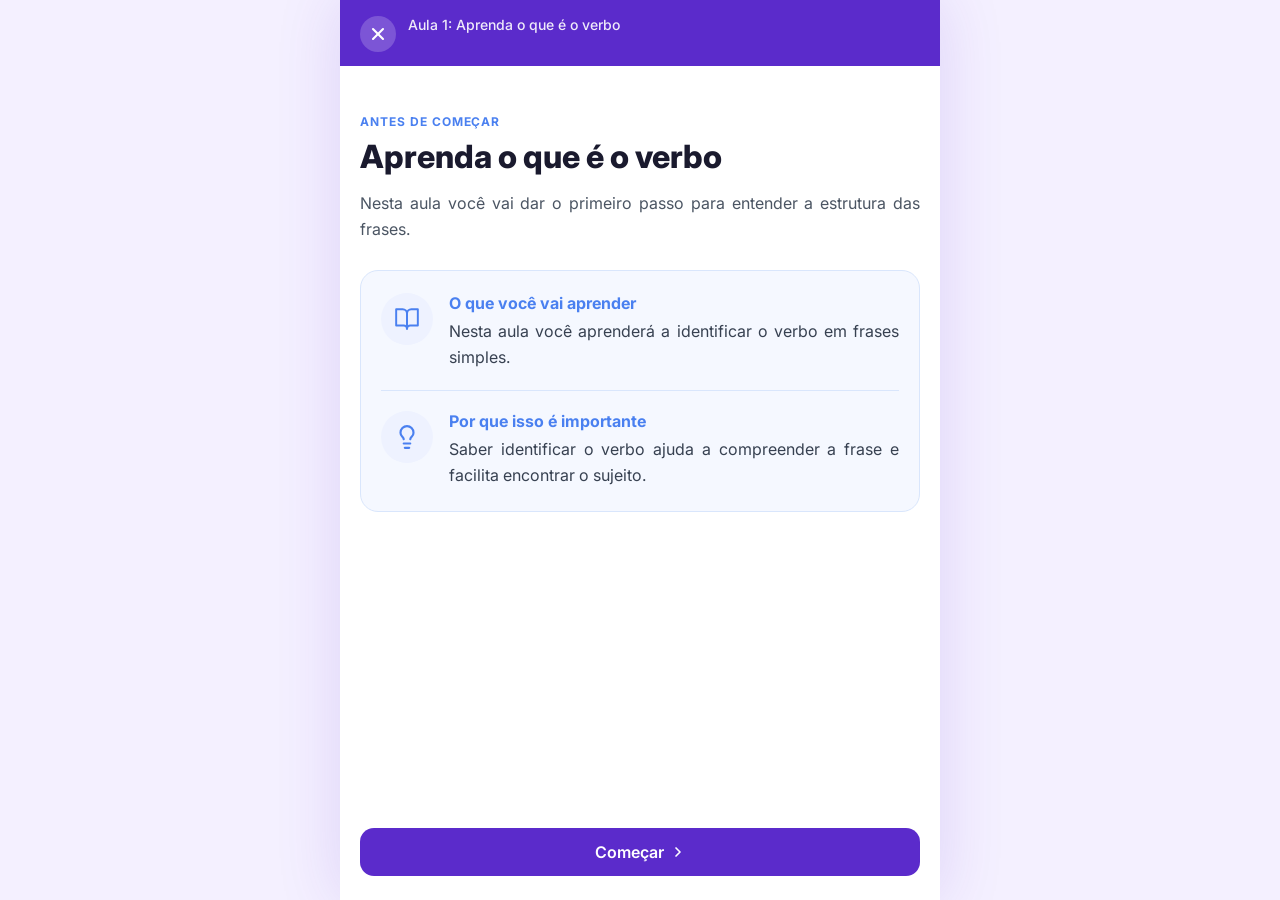
<file: estudo.html>
<!DOCTYPE html>
<html lang="pt-BR">
<head>
<meta charset="UTF-8">
<meta name="viewport" content="width=device-width, initial-scale=1.0, viewport-fit=cover">
<title>Gramix - Estudo</title>
<link href="https://fonts.googleapis.com/css2?family=Inter:wght@400;500;600;700&display=swap" rel="stylesheet">
<link rel="stylesheet" href="css/estudo.css">
<link rel="manifest" href="manifest.json">
<meta name="theme-color" content="#5B2BCB">
<link rel="icon" href="favicon.ico" sizes="any">
<link rel="icon" type="image/png" sizes="32x32" href="icons/favicon-32.png">
<link rel="icon" type="image/png" sizes="16x16" href="icons/favicon-16.png">
<link rel="apple-touch-icon" href="icons/apple-touch-icon.png">
</head>
<body>

<div class="app-wrapper">

  <!-- HEADER -->
  <header class="estudo-header">
    <button class="btn-fechar" id="btnFechar" title="Sair">
      <svg viewBox="0 0 24 24" fill="none" stroke="currentColor" stroke-width="2.5" stroke-linecap="round" stroke-linejoin="round" width="20" height="20">
        <line x1="18" y1="6" x2="6" y2="18"></line>
        <line x1="6" y1="6" x2="18" y2="18"></line>
      </svg>
    </button>
    <div class="header-info">
      <span class="questao-info" id="questaoInfo">Questão 1 de 5 • Aula 1: Aprenda o que é o verbo</span>
      <div class="progress-segmentos" id="progressSegmentos"></div>
    </div>
  </header>

  <!-- QUESTÃO -->
  <div class="questao-wrap">
    <main class="questao-area" id="questaoArea">
      <h2 class="questao-titulo" id="questaoTitulo"></h2>
      <p class="questao-subtitulo" id="questaoSubtitulo"></p>
      <div class="opcoes" id="opcoes"></div>
    </main>
    <div class="scroll-fade" id="scrollFade"></div>
  </div>

  <!-- FEEDBACK -->
  <div class="feedback-bar" id="feedbackBar">
    <div class="feedback-icon" id="feedbackIcon"></div>
    <div class="feedback-texto" id="feedbackTexto"></div>
  </div>

  <!-- FOOTER -->
  <footer class="estudo-footer">
    <button class="btn-anterior" id="btnAnterior">
      <svg viewBox="0 0 24 24" fill="none" stroke="currentColor" stroke-width="2.5" stroke-linecap="round" stroke-linejoin="round" width="16" height="16"><polyline points="15 18 9 12 15 6"></polyline></svg>
      Anterior
    </button>
    <button class="btn-proxima" id="btnProxima">
      Próxima
      <svg viewBox="0 0 24 24" fill="none" stroke="currentColor" stroke-width="2.5" stroke-linecap="round" stroke-linejoin="round" width="16" height="16"><polyline points="9 18 15 12 9 6"></polyline></svg>
    </button>
  </footer>

</div>

<!-- MODAL LIÇÃO -->
<div class="licao-overlay" id="licaoOverlay">
  <div class="licao-card">
    <div class="licao-header">
      <h3 id="licaoHeader">📖 Lição</h3>
      <button class="licao-fechar" id="licaoFechar">✕</button>
    </div>
    <div class="licao-corpo" id="licaoCorpo"></div>
    <button class="licao-btn-fechar" id="licaoBtnFechar">Entendido</button>
  </div>
</div>

<!-- MODAL RESULTADO -->
<div class="resultado-overlay" id="resultadoOverlay">
  <div class="resultado-card">
    <div class="resultado-emoji" id="resultadoEmoji">🎉</div>
    <h2 class="resultado-titulo" id="resultadoTitulo">Aula concluída!</h2>
    <p class="resultado-desc" id="resultadoDesc"></p>
    <div class="resultado-estrelas" id="resultadoEstrelas"></div>
    <button class="resultado-btn-continuar" id="resultadoBtnContinuar">Voltar ao início</button>
  </div>
</div>

<script src="js/idb.js"></script>
<script src="js/data/modulos.js"></script>
<script src="js/estudo.js"></script>
<script>
  if ('serviceWorker' in navigator) {
    window.addEventListener('load', () => navigator.serviceWorker.register('sw.js'));
  }
</script>
</body>
</html>
</file>
<file: css/estudo.css>
* {
  margin: 0;
  padding: 0;
  box-sizing: border-box;
  font-family: 'Inter', sans-serif;
}

body {
  background: #f4f0ff;
  min-height: 100vh;
}

.app-wrapper {
  max-width: 600px;
  margin: 0 auto;
  background: #ffffff;
  height: 100vh;   /* fallback para navegadores antigos */
  height: 100dvh;  /* viewport dinâmico */
  height: 100svh;  /* viewport "pequeno" garantido — evita que a barra de
                       gestos do sistema (comum no PWA instalado) corte o
                       rodapé com os botões Anterior/Próxima */
  display: flex;
  flex-direction: column;
  box-shadow: 0 0 60px rgba(91, 43, 203, 0.15);
  overflow: hidden;
}

/* HEADER */
.estudo-header {
  background: #5B2BCB;
  padding: 16px 20px 14px;
  display: flex;
  align-items: flex-start;
  gap: 12px;
}

.btn-fechar {
  background: rgba(255,255,255,0.2);
  border: none;
  border-radius: 50%;
  width: 36px;
  height: 36px;
  display: flex;
  align-items: center;
  justify-content: center;
  cursor: pointer;
  color: white;
  flex-shrink: 0;
  transition: background 0.2s;
}
.btn-fechar:hover { background: rgba(255,255,255,0.3); }

.header-info {
  flex: 1;
  display: flex;
  flex-direction: column;
  gap: 8px;
}

.questao-info {
  color: rgba(255,255,255,0.9);
  font-size: 14px;
  font-weight: 500;
}

.progress-segmentos {
  display: flex;
  gap: 4px;
}

.seg {
  flex: 1;
  height: 5px;
  border-radius: 3px;
  background: rgba(255,255,255,0.3);
  transition: background 0.4s ease;
}

.seg.respondida { background: #fff; }
.seg.atual      { background: rgba(255,255,255,0.7); }

/* TAGS */
.tags-row {
  display: flex;
  gap: 8px;
  padding: 14px 20px 0;
}

.tag {
  display: inline-flex;
  align-items: center;
  gap: 5px;
  padding: 6px 12px;
  border-radius: 20px;
  font-size: 13px;
  font-weight: 600;
  cursor: pointer;
}

.tag-dificuldade {
  background: #f0eaff;
  color: #5B2BCB;
}

.tag-consultar {
  background: #f0eaff;
  color: #5B2BCB;
  transition: background 0.2s;
}
.tag-consultar:hover { background: #e4d9ff; }

/* QUESTÃO */
.questao-wrap {
  position: relative;
  flex: 1;
  min-height: 0;
}

.questao-area {
  height: 100%;
  overflow-y: auto;
  padding: 24px 20px 12px;
}

.scroll-fade {
  position: absolute;
  bottom: 0;
  left: 0;
  right: 0;
  height: 64px;
  background: linear-gradient(to bottom, transparent, #ffffff);
  pointer-events: none;
  opacity: 1;
  transition: opacity 0.3s;
}

.scroll-fade.oculto {
  opacity: 0;
}

.questao-titulo {
  font-size: 21px;
  font-weight: 700;
  color: #1a1a2e;
  margin-bottom: 6px;
  line-height: 1.3;
}

.questao-subtitulo {
  font-size: 15px;
  color: #6b7280;
  margin-bottom: 24px;
}

/* TELA DE CHECAGEM — pergunta curta em negrito antes do título grande */
/* padding-right reserva espaço pro .btn-marcar-cartao (marca-página
   absoluto no canto superior direito) não sobrepor o texto quando ele
   quebra em duas linhas em telas estreitas. */
.checagem-pergunta {
  font-weight: 700;
  margin-bottom: 6px;
  padding-right: 48px;
}

.checagem-titulo {
  margin-bottom: 24px;
}

/* Perguntas de "o verbo em destaque indica" — instrução menor,
   frase analisada maior (é o que realmente importa ler com atenção). */
.checagem-instrucao {
  font-size: 16px;
  padding-right: 48px;
}

.checagem-frase {
  font-size: 19px;
  font-weight: 400;
  color: #1a1a2e;
}

.checagem-frase strong {
  font-weight: 700;
  color: #4A80F0;
}

/* TELA DE INTRODUÇÃO (Antes de começar) */
.intro-label {
  display: block;
  font-size: 12px;
  font-weight: 700;
  text-transform: uppercase;
  letter-spacing: 0.08em;
  color: #4A80F0;
  margin-bottom: 8px;
}

.intro-titulo {
  font-size: 32px;
  font-weight: 800;
  color: #1a1a2e;
  line-height: 1.25;
  margin-bottom: 14px;
}

.intro-desc {
  font-size: 16px;
  color: #4b5563;
  line-height: 1.6;
  margin-bottom: 28px;
  text-align: justify;
}

.intro-info {
  background: #f5f8ff;
  border: 1.5px solid #d9e6fc;
  border-radius: 18px;
  padding: 22px 20px;
}

.intro-info-item {
  display: flex;
  align-items: flex-start;
  gap: 16px;
}

.intro-info-item + .intro-info-item {
  margin-top: 20px;
  padding-top: 20px;
  border-top: 1px solid #d9e6fc;
}

.intro-info-icone-wrap {
  width: 52px;
  height: 52px;
  border-radius: 50%;
  background: #eef2ff;
  display: flex;
  align-items: center;
  justify-content: center;
  flex-shrink: 0;
}

.intro-info-texto h3 {
  font-size: 16px;
  font-weight: 700;
  color: #4A80F0;
  margin-bottom: 6px;
}

.intro-info-texto p {
  font-size: 16px;
  color: #374151;
  line-height: 1.6;
  text-align: justify;
}

/* TELA DE DEFINIÇÃO */
.definicao-card {
  display: flex;
  flex-direction: column;
  align-items: center;
  gap: 24px;
  padding: 32px 20px;
  text-align: center;
  position: relative;
}

/* ETIQUETA "MARCAR PARA REVISÃO" — marca-página no lado esquerdo das
   telas de conteúdo (definição, contexto, exemplo). */
.btn-marcar-cartao {
  position: absolute;
  top: -6px;
  right: 10px;
  width: 36px;
  height: 44px;
  padding: 0;
  background: #ffffff;
  border: 2px solid #dbe4fb;
  border-top: none;
  border-radius: 0 0 8px 8px;
  display: flex;
  align-items: center;
  justify-content: center;
  cursor: pointer;
  color: #b9c6f0;
  z-index: 2;
  transition: color 0.2s, transform 0.15s;
}

.btn-marcar-cartao:hover {
  color: #4A80F0;
  transform: translateY(1px);
}

.btn-marcar-cartao svg {
  width: 19px;
  height: 19px;
}

.btn-marcar-cartao.marcada {
  color: #4A80F0;
}

.btn-marcar-cartao.marcada svg {
  fill: #4A80F0;
}

.definicao-icone-wrap {
  width: 88px;
  height: 88px;
  background: #eef2ff;
  border-radius: 50%;
  display: flex;
  align-items: center;
  justify-content: center;
}

.definicao-texto {
  font-size: 16px;
  font-weight: 600;
  color: #1a1a2e;
  line-height: 1.6;
  max-width: 300px;
}

.destaque {
  color: #4A80F0;
}

/* TELA DE CONTEXTO */
.contexto-card {
  display: flex;
  flex-direction: column;
  gap: 20px;
  padding: 8px 4px;
  position: relative;
}

.contexto-icone-wrap {
  width: 80px;
  height: 80px;
  background: #eef2ff;
  border-radius: 50%;
  display: flex;
  align-items: center;
  justify-content: center;
  align-self: center;
}

.contexto-texto {
  font-size: 16px;
  font-weight: 500;
  color: #1a1a2e;
  line-height: 1.65;
  text-align: justify;
}

.contexto-texto strong { font-weight: 700; }

.contexto-nota {
  display: flex;
  align-items: flex-start;
  gap: 10px;
  background: #f1f5f9;
  border-radius: 12px;
  padding: 14px 16px;
}

.contexto-nota svg { flex-shrink: 0; margin-top: 1px; }

.contexto-nota span {
  font-size: 15px;
  color: #475569;
  line-height: 1.5;
  text-align: justify;
}

/* TELA DE EXEMPLO */
.exemplo-card {
  display: flex;
  flex-direction: column;
  gap: 20px;
  padding: 8px 4px;
  position: relative;
}

/* Filho de um flex column sem min-width:0 não deixa o overflow-x:auto (ver
   .frase-anotada-wrap) funcionar — o item cresce pra caber a frase inteira
   em vez de encolher e deixar rolar, empurrando a caixa pra fora da tela no
   celular. Aplica em .exemplo-card (telas de exemplo) e .opcoes (telas de
   checagem), pra cobrir qualquer frase, em qualquer tela, sem precisar
   lembrar disso de novo a cada caixa nova. */
.exemplo-card > *,
.opcoes > * {
  min-width: 0;
}

.exemplo-icone-wrap {
  width: 88px;
  height: 88px;
  background: #eef2ff;
  border-radius: 50%;
  display: flex;
  align-items: center;
  justify-content: center;
  align-self: center;
}

.exemplo-texto {
  font-size: 16px;
  color: #1a1a2e;
  line-height: 1.65;
  text-align: justify;
}

.exemplo-conclusao {
  font-size: 16px;
  font-weight: 700;
  color: #1a1a2e;
  line-height: 1.5;
  text-align: justify;
}

.exemplo-pontos {
  display: flex;
  flex-direction: column;
  gap: 14px;
}

.exemplo-ponto {
  display: flex;
  align-items: center;
  gap: 14px;
}

.exemplo-ponto-icone {
  width: 46px;
  height: 46px;
  border-radius: 50%;
  background: #eef2ff;
  display: flex;
  align-items: center;
  justify-content: center;
  flex-shrink: 0;
}

.exemplo-ponto-texto {
  font-size: 16px;
  color: #1a1a2e;
  line-height: 1.5;
  text-align: left;
}

/* TELA DE "PASSO" (numerado) — Como encontrar o sujeito, etc. */
.passo-linha {
  display: flex;
  align-items: center;
  gap: 14px;
}

.passo-numero {
  width: 40px;
  height: 40px;
  border-radius: 50%;
  background: #eef2ff;
  color: #4A80F0;
  font-weight: 700;
  font-size: 16px;
  display: flex;
  align-items: center;
  justify-content: center;
  flex-shrink: 0;
}

.passo-instrucao {
  font-size: 16px;
  color: #1a1a2e;
  line-height: 1.5;
  text-align: left;
}

.passo-caixa {
  background: #f5f7ff;
  border-radius: 16px;
  padding: 16px;
}

.passo-caixa-cabecalho {
  display: flex;
  align-items: center;
  gap: 12px;
}

.passo-caixa-icone {
  width: 40px;
  height: 40px;
  border-radius: 50%;
  background: #e6ebff;
  display: flex;
  align-items: center;
  justify-content: center;
  flex-shrink: 0;
}

.passo-caixa-inline {
  font-size: 15px;
  color: #1a1a2e;
  line-height: 1.5;
  text-align: left;
}

.passo-caixa-corpo {
  display: flex;
  flex-direction: column;
  gap: 2px;
}

.passo-caixa-titulo {
  font-size: 14px;
  font-weight: 700;
  color: #1a1a2e;
}

.passo-caixa-texto {
  font-size: 15px;
  color: #1a1a2e;
  line-height: 1.4;
}

/* Citação de exemplo em itálico (ex: "→ João comprou um livro.") — um
   pouco menor que o texto normal da caixa, que fica largo/pesado nesse uso. */
.passo-caixa-texto em {
  font-size: 13px;
}

.passo-caixa-divisor {
  height: 1px;
  background: #dde3f5;
  margin: 12px 0;
}

.passo-caixa-perguntas {
  display: flex;
  flex-direction: column;
  gap: 8px;
}

/* Checklist de perguntas sim/não dentro de um passo de exemplo (ex: "o
   verbo destacado é haver? é fazer? é fenômeno da natureza?"). */
.simnao-wrap {
  display: flex;
  flex-direction: column;
  gap: 14px;
}

.simnao-item {
  display: flex;
  align-items: center;
  justify-content: space-between;
  gap: 10px;
}

.simnao-texto {
  font-size: 14px;
  color: #1a1a2e;
  line-height: 1.4;
  flex: 1;
}

.simnao-botoes {
  display: flex;
  gap: 6px;
  flex-shrink: 0;
}

.simnao-btn {
  padding: 6px 14px;
  border: 2px solid #e9dffb;
  border-radius: 10px;
  background: #ffffff;
  font-size: 13px;
  font-weight: 700;
  color: #1a1a2e;
  cursor: pointer;
  transition: border-color 0.15s, background 0.15s, color 0.15s;
}

.simnao-btn:hover:not(:disabled):not(.correta) {
  border-color: #5B2BCB;
  background: #faf7ff;
  color: #5B2BCB;
}

.simnao-btn.correta {
  border-color: #16a34a;
  background: #f0fdf4;
  color: #16a34a;
}

.simnao-btn.errada {
  border-color: #dc2626;
  background: #fef2f2;
  color: #dc2626;
}

.simnao-btn:disabled:not(.correta) {
  opacity: 0.55;
  cursor: default;
}

.passo-caixa-seta {
  font-size: 15px;
  color: #1a1a2e;
  line-height: 1.4;
  text-align: left;
}

/* Linha de exemplo dentro das perguntas, sem a seta "→" — só indentada
   pra se alinhar com o texto das linhas com seta acima/abaixo dela. */
.passo-caixa-nota-indent {
  font-size: 15px;
  color: #1a1a2e;
  line-height: 1.4;
  text-align: left;
  padding-left: 20px;
}

.passo-nota {
  font-size: 16px;
  color: #1a1a2e;
  line-height: 1.5;
  text-align: left;
  margin: 6px 0 0 54px;
}

.passo-caixa-resposta {
  font-size: 15px;
  color: #1a1a2e;
  text-align: left;
}

.passo-caixa-resposta strong {
  color: #4A80F0;
}

/* TELA DE INFINITIVO */
.infinitivo-card {
  display: flex;
  flex-direction: column;
  align-items: center;
  gap: 18px;
  text-align: center;
}

.infinitivo-icone-wrap {
  width: 90px;
  height: 90px;
  border-radius: 50%;
  background: #eff6ff;
  display: flex;
  align-items: center;
  justify-content: center;
  flex-shrink: 0;
}

.infinitivo-icone-simbolo {
  font-size: 44px;
  font-weight: 700;
  color: #2563eb;
  line-height: 1;
  font-family: Arial, sans-serif;
}

.infinitivo-descricao {
  font-size: 19px;
  font-weight: 700;
  color: #1a1a2e;
  line-height: 1.5;
  text-align: justify;
}

.infinitivo-nota {
  font-size: 16px;
  color: #374151;
  line-height: 1.5;
  text-align: justify;
}

.infinitivo-conj-titulo {
  font-size: 17px;
  font-weight: 700;
  color: #1a1a2e;
  text-align: center;
  margin-top: 4px;
}

.infinitivo-conjs {
  display: flex;
  flex-direction: column;
  gap: 10px;
  width: 100%;
}

.infinitivo-conj-card {
  display: flex;
  flex-direction: column;
  align-items: center;
  gap: 4px;
  background: #ffffff;
  border: 1.5px solid #e2e8f0;
  border-radius: 14px;
  padding: 14px 16px;
}

.infinitivo-conj-sufixo {
  font-size: 27px;
  font-weight: 700;
  color: #2563eb;
}

.infinitivo-conj-label {
  font-size: 14px;
  color: #64748b;
}

.infinitivo-extra {
  font-size: 16px;
  font-weight: 600;
  color: #1a1a2e;
  line-height: 1.6;
  text-align: justify;
  background: #eff6ff;
  border-left: 3px solid #2563eb;
  border-radius: 10px;
  padding: 12px 14px;
}

/* TELA DE RESUMO */
.resumo-card {
  display: flex;
  flex-direction: column;
  gap: 10px;
}

.resumo-titulo {
  font-size: 18px;
  font-weight: 700;
  color: #1a1a2e;
  margin-bottom: 4px;
}

.resumo-item {
  display: flex;
  align-items: center;
  gap: 14px;
  background: #fafafa;
  border: 1px solid #f0eaff;
  border-radius: 14px;
  padding: 12px 14px;
}

.resumo-icone {
  width: 46px;
  height: 46px;
  border-radius: 50%;
  display: flex;
  align-items: center;
  justify-content: center;
  flex-shrink: 0;
}

.resumo-item-info {
  display: flex;
  flex-direction: column;
  gap: 2px;
}

.resumo-item-titulo {
  font-size: 16px;
  font-weight: 700;
}

.resumo-item-exemplos {
  font-size: 14px;
  color: #64748b;
}

/* TELA DE IDENTIFICAÇÃO */
.idf-card {
  display: flex;
  flex-direction: column;
  gap: 16px;
}

.idf-header {
  display: flex;
  align-items: flex-start;
  gap: 12px;
}

.idf-icone-wrap {
  width: 52px;
  height: 52px;
  border-radius: 14px;
  background: #eff6ff;
  display: flex;
  align-items: center;
  justify-content: center;
  flex-shrink: 0;
}

.idf-titulo {
  font-size: 19px;
  font-weight: 700;
  color: #1a1a2e;
  line-height: 1.4;
  padding-top: 4px;
}

.idf-intro {
  font-size: 16px;
  color: #374151;
  line-height: 1.5;
  text-align: justify;
}

.idf-exemplos {
  display: flex;
  flex-direction: column;
  gap: 10px;
}

.idf-exemplo-card {
  display: flex;
  flex-direction: column;
  align-items: center;
  gap: 3px;
  background: #ffffff;
  border: 1.5px solid #e2e8f0;
  border-radius: 14px;
  padding: 12px 16px;
}

.idf-palavra {
  font-size: 18px;
  font-weight: 700;
  color: #2563eb;
}

.idf-linha {
  font-size: 14px;
  color: #64748b;
}

.idf-rodape {
  font-size: 16px;
  color: #374151;
  line-height: 1.6;
  text-align: justify;
}

/* TELA DE SENTIDO */
.sentido-card {
  display: flex;
  flex-direction: column;
  gap: 14px;
}

.sentido-dica {
  display: flex;
  align-items: flex-start;
  gap: 10px;
  background: #fefce8;
  border: 1.5px solid #fde68a;
  border-radius: 14px;
  padding: 12px 14px;
  font-size: 16px;
  font-weight: 600;
  color: #1a1a2e;
  line-height: 1.5;
  text-align: justify;
}

.sentido-dica-icone {
  font-size: 20px;
  flex-shrink: 0;
  margin-top: 1px;
}

.sentido-texto {
  font-size: 16px;
  color: #374151;
  line-height: 1.6;
  text-align: justify;
}

.sentido-exemplos-titulo {
  font-size: 17px;
  font-weight: 700;
  color: #1a1a2e;
  margin-top: 4px;
}

.sentido-exemplos {
  display: flex;
  flex-direction: column;
  gap: 10px;
}

.sentido-item {
  display: flex;
  align-items: flex-start;
  gap: 12px;
}

.sentido-item-texto {
  display: flex;
  flex-direction: column;
  gap: 2px;
}

.sentido-item-frase {
  font-size: 15px;
  color: #1a1a2e;
  line-height: 1.4;
}

.sentido-item-cadeia {
  font-size: 14px;
  color: #64748b;
  line-height: 1.4;
}

/* OPÇÕES */
.opcoes {
  display: flex;
  flex-direction: column;
  gap: 10px;
  position: relative;
}

.opcao {
  display: flex;
  align-items: center;
  gap: 14px;
  padding: 16px;
  border: 2px solid #e9dffb;
  border-radius: 14px;
  cursor: pointer;
  transition: all 0.2s;
  background: white;
  text-align: left;
  width: 100%;
}

.opcao:hover:not(:disabled) {
  border-color: #5B2BCB;
  background: #faf7ff;
}

.opcao.selecionada {
  border-color: #5B2BCB;
  background: #f0eaff;
}

.opcao.correta {
  border-color: #16a34a;
  background: #f0fdf4;
}

.opcao.errada {
  border-color: #dc2626;
  background: #fef2f2;
}

.opcao:disabled { cursor: default; }

.letra {
  width: 36px;
  height: 36px;
  border-radius: 50%;
  border: 2px solid #d4c4f0;
  display: flex;
  align-items: center;
  justify-content: center;
  font-weight: 700;
  font-size: 15px;
  color: #5B2BCB;
  flex-shrink: 0;
  transition: all 0.2s;
}

.opcao.selecionada .letra {
  background: #5B2BCB;
  border-color: #5B2BCB;
  color: white;
}

.opcao.correta .letra {
  background: #16a34a;
  border-color: #16a34a;
  color: white;
}

.opcao.errada .letra {
  background: #dc2626;
  border-color: #dc2626;
  color: white;
}

.opcao-texto {
  font-size: 16px;
  color: #1a1a2e;
  font-weight: 500;
  line-height: 1.4;
}

/* CHECAGEM DO TIPO "CLIQUE NA PALAVRA" */
.sentence-display {
  display: flex;
  flex-wrap: wrap;
  align-items: center;
  gap: 8px;
  margin-top: 4px;
}

.word-chip {
  display: inline-flex;
  align-items: center;
  padding: 8px 12px;
  border: 2px solid #e9dffb;
  border-radius: 12px;
  background: #ffffff;
  font-size: 14px;
  font-weight: 600;
  color: #1a1a2e;
  cursor: pointer;
  transition: border-color 0.15s, background 0.15s, color 0.15s;
  user-select: none;
}

.word-chip:hover:not(:disabled):not(.pontuacao):not(.correta):not(.errada):not(.verbo-pendente):not(.sujeito-pendente):not(.predicado-pendente):not(.verbo-correto):not(.sujeito-correto):not(.predicado-correto):not(.verbo-errado):not(.sujeito-errado):not(.predicado-errado) {
  border-color: #5B2BCB;
  background: #faf7ff;
  color: #5B2BCB;
}

.word-chip.correta {
  border-color: #16a34a;
  background: #f0fdf4;
  color: #16a34a;
}

.word-chip.errada {
  border-color: #dc2626;
  background: #fef2f2;
  color: #dc2626;
}

.word-chip:disabled:not(.correta):not(.errada):not(.verbo-correto):not(.sujeito-correto):not(.predicado-correto) {
  opacity: 0.55;
  cursor: default;
}

.word-chip.pontuacao {
  border: none;
  background: transparent;
  padding: 8px 2px;
  cursor: default;
  color: #1a1a2e;
}

.sentence-display-sm {
  margin-top: 8px;
}

.word-chip-sm {
  padding: 6px 12px;
  font-size: 14px;
  border-radius: 10px;
}

/* Caixa de exemplo estático (sentencaAnotada) — frase só de referência,
   já com os papéis marcados, sem interação. Um pouco mais compacta que os
   chips clicáveis, que precisam ficar maiores por serem alvo de toque. */
#exemploCaixaAnotada .word-chip-sm {
  padding: 4px 9px;
  font-size: 12px;
}

/* CHECAGEM DO TIPO "CLIQUE NO VERBO E NO SUJEITO" (duplo-select) */
.dual-select-wrap {
  margin-top: 4px;
}

/* CHECAGEM DO TIPO "REESCREVA NA ORDEM DIRETA" (banco de palavras) */
.reordenar-wrap {
  margin-top: 4px;
}

.reordenar-referencia {
  background: #f5f7ff;
  border-radius: 12px;
  padding: 10px 14px;
  margin-bottom: 14px;
}

.reordenar-referencia-label {
  font-size: 12px;
  font-weight: 700;
  color: #6b7280;
  margin-bottom: 2px;
}

.reordenar-referencia-texto {
  font-size: 15px;
  font-weight: 600;
  color: #1a1a2e;
}

.reordenar-resposta {
  display: flex;
  flex-wrap: wrap;
  align-items: center;
  gap: 8px;
  min-height: 46px;
  padding: 10px;
  border: 2px dashed #d8ccf5;
  border-radius: 12px;
  margin-bottom: 16px;
}

.reordenar-resposta-final {
  border-style: solid;
  border-color: #e9dffb;
}

.reordenar-banco {
  display: flex;
  flex-wrap: wrap;
  gap: 8px;
  margin-bottom: 18px;
}

.modo-toggle {
  display: flex;
  flex-wrap: wrap;
  gap: 8px;
  margin-bottom: 14px;
}

.modo-btn {
  display: inline-flex;
  align-items: center;
  gap: 6px;
  padding: 8px 16px;
  border-radius: 10px;
  border: 2px solid #e9dffb;
  background: #ffffff;
  font-size: 13px;
  font-weight: 700;
  color: #6b7280;
  cursor: pointer;
  transition: border-color 0.15s, background 0.15s, color 0.15s;
}

.modo-dot {
  width: 8px;
  height: 8px;
  border-radius: 50%;
  flex-shrink: 0;
}

.modo-dot-verbo     { background: #2563eb; }
.modo-dot-sujeito   { background: #dc2626; }
.modo-dot-predicado { background: #5B2BCB; }

.modo-btn.ativo-verbo {
  border-color: #2563eb;
  background: #eff6ff;
  color: #2563eb;
}

.modo-btn.ativo-sujeito {
  border-color: #dc2626;
  background: #fef2f2;
  color: #dc2626;
}

.modo-btn.ativo-predicado {
  border-color: #5B2BCB;
  background: #f5f0ff;
  color: #5B2BCB;
}

/* Botão "Oração sem sujeito" da checagem tripla — declaração explícita do
   aluno de que a frase não tem sujeito (necessário pra liberar o "Confirmar
   resposta" em frases impessoais, que não têm nenhuma palavra pra marcar). */
.modo-sem-sujeito-btn {
  display: inline-flex;
  align-items: center;
  gap: 6px;
  padding: 6px 14px;
  border-radius: 10px;
  border: 2px solid #e9dffb;
  background: #ffffff;
  font-size: 12px;
  font-weight: 700;
  color: #6b7280;
  cursor: pointer;
  margin-bottom: 14px;
  transition: border-color 0.15s, background 0.15s, color 0.15s;
}

.modo-sem-sujeito-btn.ativo {
  border-color: #ea580c;
  background: #fff7ed;
  color: #ea580c;
}

.frase-anotada-wrap {
  overflow-x: auto;
  -webkit-overflow-scrolling: touch;
  margin-bottom: 16px;
}

/* Quando a frase é larga demais pra tela, o wrap acima já deixa arrastar
   pro lado — mas sem nenhuma pista visual isso parecia palavra "sumida"
   (cortada na borda). .tem-overflow é ligada via JS (marcarOverflowHorizontal
   em estudo.js) só quando o conteúdo realmente não cabe inteiro, e desenha
   um degradê na borda direita pra indicar que dá pra arrastar. Usa
   mask-image (esmaece o próprio conteúdo) em vez de sobrepor uma cor, pra
   funcionar igual em qualquer fundo (caixa azulada ou tela branca).  */
.frase-anotada-wrap.tem-overflow {
  -webkit-mask-image: linear-gradient(to right, black calc(100% - 28px), transparent 100%);
  mask-image: linear-gradient(to right, black calc(100% - 28px), transparent 100%);
}

.frase-anotada {
  display: inline-grid;
  column-gap: 8px;
  row-gap: 4px;
  align-items: end;
  grid-template-rows: auto minmax(38px, auto) minmax(38px, auto);
}

.word-chip.verbo-pendente {
  border-color: #2563eb;
  background: #eff6ff;
  color: #2563eb;
}

.word-chip.sujeito-pendente {
  border-color: #dc2626;
  background: #fef2f2;
  color: #dc2626;
}

.word-chip.verbo-correto {
  border-color: #2563eb;
  background: #eff6ff;
  color: #1d4ed8;
}

.word-chip.sujeito-correto {
  border-color: #dc2626;
  background: #fef2f2;
  color: #dc2626;
}

.word-chip.verbo-errado,
.word-chip.sujeito-errado,
.word-chip.predicado-errado {
  border-color: #9ca3af;
  background: #f9fafb;
  color: #6b7280;
  text-decoration: line-through;
}

.word-chip.predicado-pendente {
  border-color: #5B2BCB;
  background: #f5f0ff;
  color: #5B2BCB;
}

.word-chip.predicado-correto {
  border-color: #5B2BCB;
  background: #f5f0ff;
  color: #5B2BCB;
}

.anotacao-verbo,
.anotacao-sujeito,
.anotacao-predicado {
  position: relative;
  grid-row: 2;
  text-align: center;
  font-size: 11px;
  font-weight: 700;
  letter-spacing: 0.05em;
  text-transform: uppercase;
  padding: 5px 6px 3px;
  margin-top: 14px;
  border-top: 2px solid currentColor;
  white-space: nowrap;
}

.anotacao-verbo::before, .anotacao-verbo::after,
.anotacao-sujeito::before, .anotacao-sujeito::after,
.anotacao-predicado::before, .anotacao-predicado::after {
  content: '';
  position: absolute;
  top: -14px;
  width: 2px;
  height: 14px;
  background: currentColor;
}

.anotacao-verbo::before,   .anotacao-sujeito::before,   .anotacao-predicado::before { left: 0; }
.anotacao-verbo::after,    .anotacao-sujeito::after,    .anotacao-predicado::after  { right: 0; }
.anotacao-verbo      { color: #2563eb; }
.anotacao-sujeito    { color: #dc2626; }
.anotacao-predicado  { color: #5B2BCB; grid-row: 3; }

.btn-confirmar-duplo {
  display: inline-flex;
  align-items: center;
  gap: 8px;
  padding: 12px 22px;
  border-radius: 12px;
  border: none;
  background: #5B2BCB;
  color: #fff;
  font-size: 15px;
  font-weight: 700;
  cursor: pointer;
  transition: background 0.15s;
}

.btn-confirmar-duplo:disabled {
  background: #e5e7eb;
  color: #9ca3af;
  cursor: not-allowed;
}

/* RESULTADO DE CADA PALAVRA (depois de responder a checagem de "clique na palavra") */
.checagem-resultado-itens {
  margin-top: 24px;
  padding-top: 16px;
  border-top: 2px solid #efe9fb;
}

.checagem-resultado-titulo {
  font-size: 12px;
  font-weight: 800;
  color: #1a1a2e;
  text-transform: uppercase;
  letter-spacing: 0.06em;
  padding: 6px 10px;
  background: #f4f0ff;
  border-radius: 6px;
  display: inline-block;
  margin-bottom: 12px;
}

.checagem-resultado-lista {
  display: flex;
  flex-direction: column;
  gap: 6px;
}

.checagem-resultado-item {
  display: flex;
  align-items: center;
  gap: 10px;
  font-size: 14px;
  padding: 6px 4px;
}

.checagem-resultado-item.errada-selecionada {
  background: #fef2f2;
  border-radius: 8px;
  padding: 6px 8px;
}

.cri-palavra {
  font-size: 15px;
  font-weight: 800;
  min-width: 90px;
  color: #1a1a2e;
}

.cri-palavra.correta { color: #16a34a; }
.cri-palavra.errada  { color: #dc2626; }

.cri-seta {
  color: #9ca3af;
  font-size: 14px;
  flex-shrink: 0;
}

.cri-classe { font-weight: 500; color: #6b7280; }
.cri-classe.correta { color: #16a34a; font-weight: 600; }
.cri-classe.errada  { color: #dc2626; font-weight: 700; }

.cri-icone {
  flex-shrink: 0;
  display: flex;
  align-items: center;
  font-size: 15px;
}

/* FEEDBACK */
.feedback-bar {
  margin: 12px 20px;
  padding: 14px 16px;
  border-radius: 14px;
  display: none;
  align-items: center;
  gap: 12px;
}

.feedback-bar.show { display: flex; }

.feedback-bar.acerto {
  background: #f0fdf4;
  border: 2px solid #86efac;
}

.feedback-bar.erro {
  background: #fef2f2;
  border: 2px solid #fca5a5;
}

.feedback-icon { font-size: 22px; }

.feedback-texto {
  font-size: 15px;
  line-height: 1.4;
  text-align: justify;
}

.feedback-titulo {
  display: block;
  font-weight: 700;
  margin-bottom: 8px;
}

.feedback-explicacao {
  display: block;
  font-weight: 400;
}

.feedback-correta {
  display: block;
  font-weight: 700;
  margin-top: 8px;
}

.feedback-bar.acerto .feedback-texto { color: #16a34a; }
.feedback-bar.erro .feedback-texto   { color: #dc2626; }

/* FOOTER */
.estudo-footer {
  flex-shrink: 0;
  padding: 14px 20px calc(24px + env(safe-area-inset-bottom, 0px));
  display: flex;
  gap: 10px;
  background: #ffffff;
}

.btn-anterior {
  flex: 1;
  display: flex;
  align-items: center;
  justify-content: center;
  gap: 6px;
  padding: 14px 16px;
  background: white;
  border: 1.5px solid #d4c4f0;
  border-radius: 14px;
  color: #5B2BCB;
  font-weight: 600;
  font-size: 16px;
  cursor: pointer;
  transition: background 0.2s;
}
.btn-anterior:hover { background: #faf7ff; }
.btn-anterior:disabled { opacity: 0.35; cursor: default; }

.btn-proxima {
  flex: 1;
  display: flex;
  align-items: center;
  justify-content: center;
  gap: 6px;
  padding: 14px 16px;
  background: #5B2BCB;
  border: none;
  border-radius: 14px;
  color: white;
  font-weight: 600;
  font-size: 16px;
  cursor: pointer;
  transition: background 0.2s;
}
.btn-proxima:hover { background: #4a22a8; }
.btn-proxima:disabled { background: #d4c4f0; cursor: default; }

/* MODAL LIÇÃO */
.licao-overlay {
  position: fixed;
  inset: 0;
  background: rgba(0,0,0,0.5);
  display: flex;
  align-items: flex-end;
  justify-content: center;
  z-index: 500;
  opacity: 0;
  pointer-events: none;
  transition: opacity 0.3s;
}
.licao-overlay.show {
  opacity: 1;
  pointer-events: all;
}

.licao-card {
  background: white;
  border-radius: 24px 24px 0 0;
  padding: 24px 24px 36px;
  width: 100%;
  max-width: 600px;
  transform: translateY(100%);
  transition: transform 0.35s ease;
}
.licao-overlay.show .licao-card { transform: translateY(0); }

.licao-header {
  display: flex;
  justify-content: space-between;
  align-items: center;
  margin-bottom: 16px;
}
.licao-header h3 { font-size: 19px; font-weight: 700; color: #1a1a2e; }

.licao-fechar {
  background: #f3f4f6;
  border: none;
  border-radius: 50%;
  width: 32px;
  height: 32px;
  font-size: 15px;
  cursor: pointer;
  color: #6b7280;
}

.licao-corpo {
  font-size: 16px;
  color: #374151;
  line-height: 1.7;
}
.licao-corpo ul { padding-left: 20px; margin: 10px 0; }
.licao-corpo p  { margin-bottom: 8px; text-align: justify; }
.licao-corpo li { text-align: justify; }

.licao-btn-fechar {
  margin-top: 20px;
  width: 100%;
  padding: 14px;
  background: #5B2BCB;
  color: white;
  border: none;
  border-radius: 14px;
  font-weight: 600;
  font-size: 16px;
  cursor: pointer;
}

/* MODAL RESULTADO */
.resultado-overlay {
  position: fixed;
  inset: 0;
  background: rgba(0,0,0,0.5);
  display: flex;
  align-items: center;
  justify-content: center;
  z-index: 500;
  padding: 20px;
  opacity: 0;
  pointer-events: none;
  transition: opacity 0.3s;
}
.resultado-overlay.show {
  opacity: 1;
  pointer-events: all;
}

.resultado-card {
  background: white;
  border-radius: 24px;
  padding: 36px 28px;
  text-align: center;
  max-width: 340px;
  width: 100%;
  transform: scale(0.9);
  transition: transform 0.3s ease;
}
.resultado-overlay.show .resultado-card { transform: scale(1); }

.resultado-emoji { font-size: 56px; margin-bottom: 16px; }
.resultado-titulo { font-size: 23px; font-weight: 700; color: #1a1a2e; margin-bottom: 10px; }
.resultado-desc   { font-size: 15px; color: #6b7280; margin-bottom: 20px; line-height: 1.6; }

.resultado-estrelas { font-size: 32px; margin-bottom: 24px; }

.resultado-btn-continuar {
  width: 100%;
  padding: 14px;
  background: #5B2BCB;
  color: white;
  border: none;
  border-radius: 14px;
  font-weight: 600;
  font-size: 16px;
  cursor: pointer;
  transition: background 0.2s;
}
.resultado-btn-continuar:hover { background: #4a22a8; }

@media (min-width: 768px) {
  body { background: #f4f0ff; }
}

/* Ajuste fino em telas bem estreitas, para o texto justificado não ficar apertado */
@media (max-width: 380px) {
  .intro-titulo             { font-size: 27px; }
  .intro-desc,
  .intro-info-texto p,
  .contexto-texto,
  .exemplo-texto,
  .exemplo-conclusao,
  .infinitivo-nota,
  .infinitivo-extra,
  .idf-intro,
  .idf-rodape,
  .sentido-texto,
  .sentido-dica,
  .licao-corpo,
  .opcao-texto               { font-size: 15px; }
  .infinitivo-descricao      { font-size: 17px; }
  .idf-titulo                { font-size: 17px; }
  .word-chip                 { font-size: 13px; padding: 7px 10px; }
}

/* TOAST */
.toast {
  position: fixed;
  bottom: 90px;
  left: 50%;
  transform: translateX(-50%) translateY(20px);
  background: #1a1a2e;
  color: white;
  padding: 12px 20px;
  border-radius: 12px;
  font-size: 15px;
  font-weight: 500;
  opacity: 0;
  transition: opacity 0.3s ease, transform 0.3s ease;
  z-index: 600;
  white-space: nowrap;
  pointer-events: none;
}

.toast.show {
  opacity: 1;
  transform: translateX(-50%) translateY(0);
}
</file>
